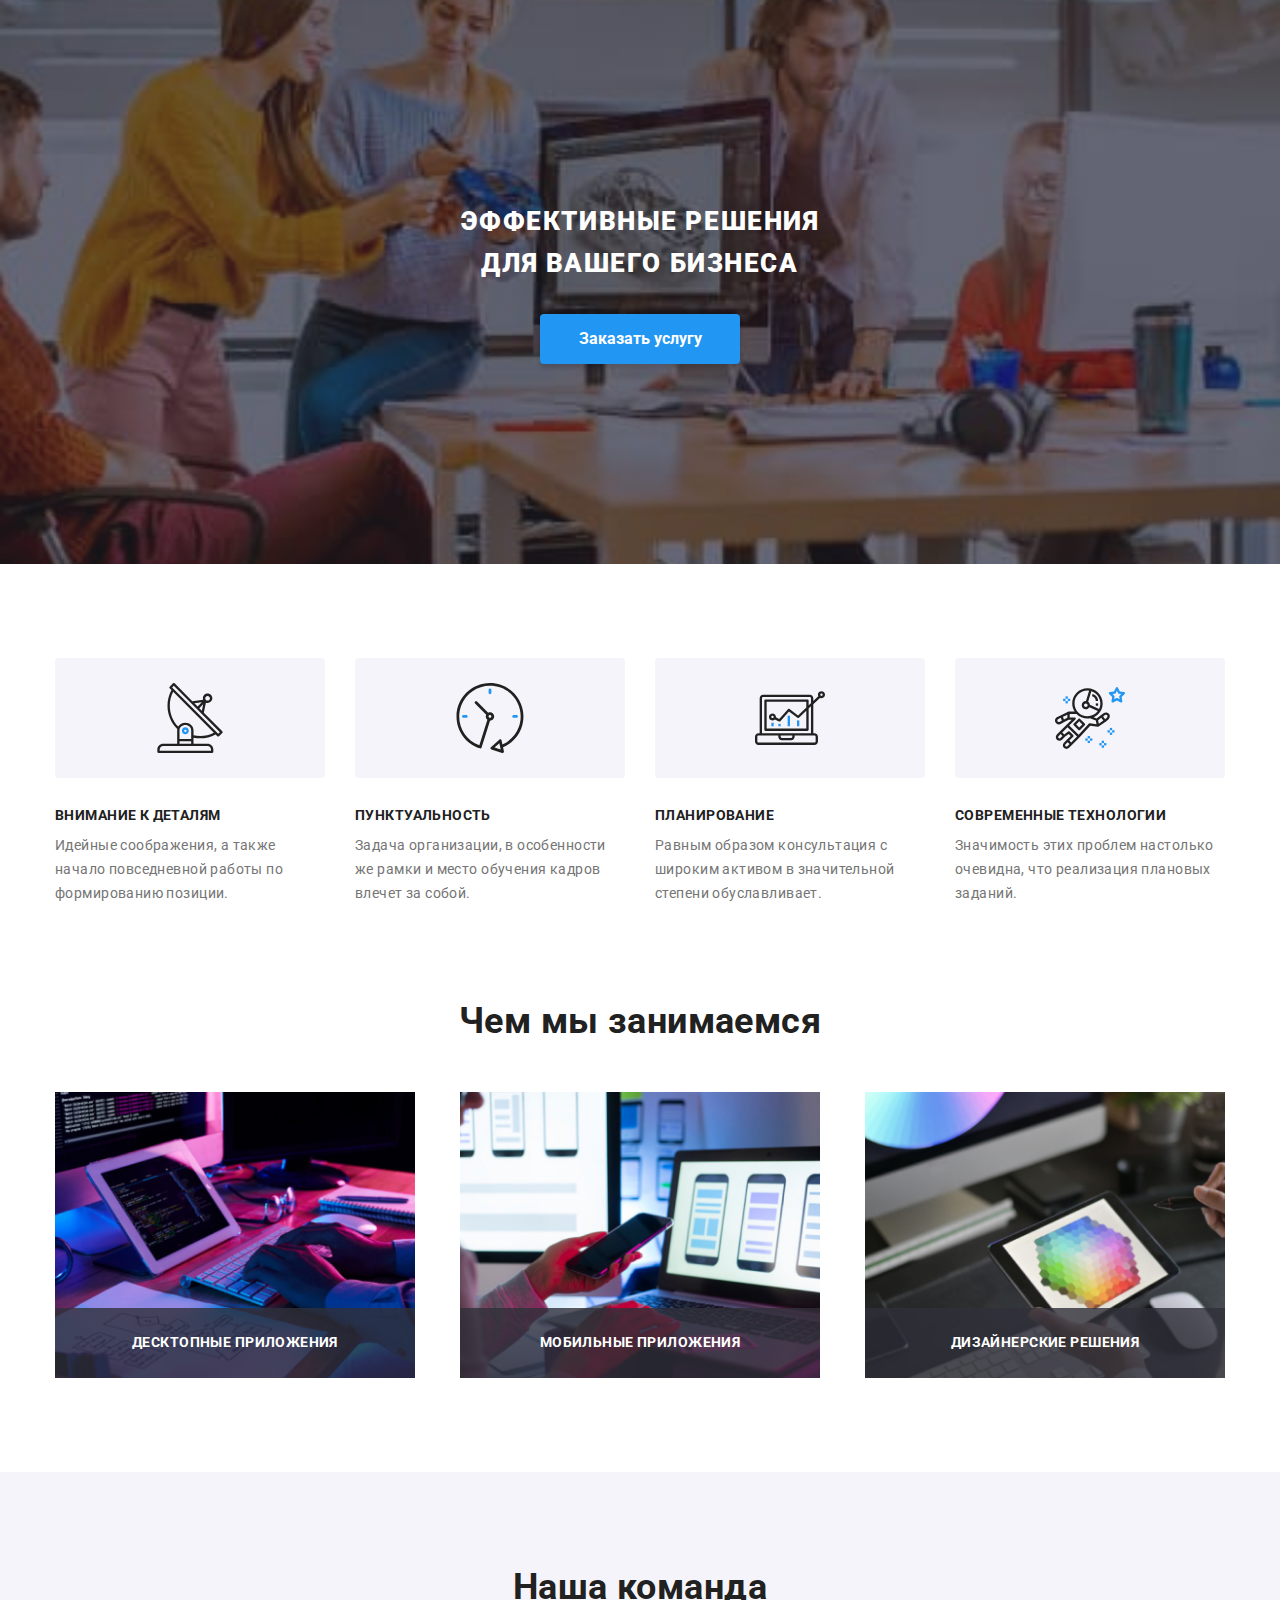
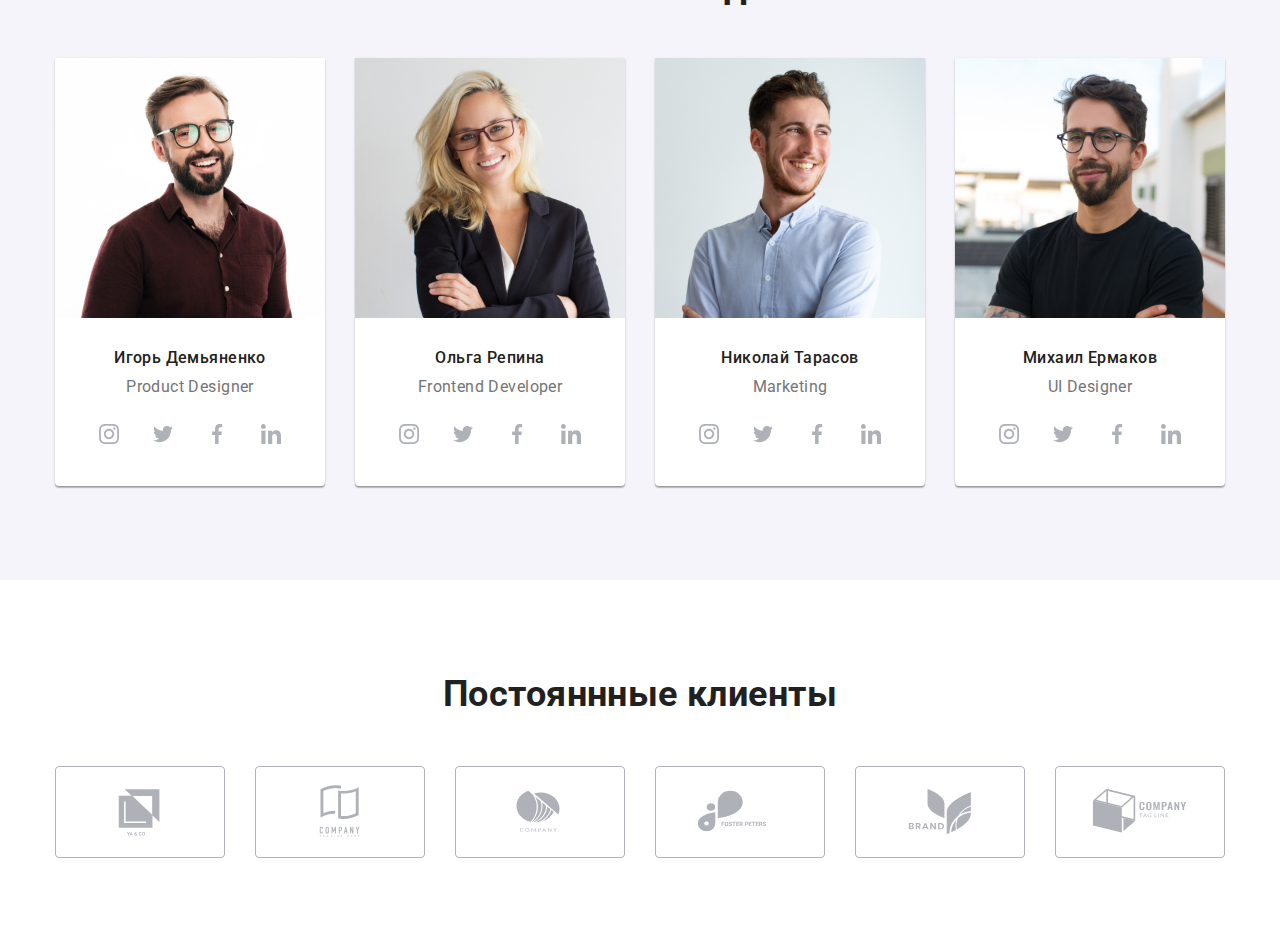
<file: index.html>
<!DOCTYPE html>
<html lang="ru">
<head>
    <meta charset="UTF-8">
    <meta http-equiv="X-UA-Compatible" content="IE=edge">
    <meta name="viewport" content="width=device-width, initial-scale=1.0">
    <title>Document</title>
    <link rel="preconnect" href="https://fonts.googleapis.com">
    <link rel="preconnect" href="https://fonts.gstatic.com" crossorigin>
    <link href="https://fonts.googleapis.com/css2?family=Raleway:wght@700&family=Roboto:wght@400;500;700;900&display=swap"
        rel="stylesheet">
        <link rel="stylesheet" href="https://cdnjs.cloudflare.com/ajax/libs/modern-normalize/1.1.0/modern-normalize.min.css">
        <link rel="stylesheet" href="./CSS/main.min.css">
    
</head>

<body class="body">
    <!-- <header class="header">
        <div class="container">
    <nav class="header__nav-link">
            <a class="header__logo" href="">Web<span class="header__logo-second">Studio</span></a>
            <ul class="header__list">
                <li class="header__item"><a href="./index.html" class="header__link current">Студия</a>
                <li class="header__item"><a href="./portfolio.html" class="header__link">Портфолио</a></li>
                <li class="header__item"><a href="" class="header__link">Контакты</a></li>
            </ul>
    </nav>

        <ul class="header__list">
            <li class="header__icon-list">
                
                <a class="header__tel" href="mailto:info@devstudio.com"> 
                <svg class="header__icon" width="16" height="12">
                    <use href="./images/icons.svg/symbol-defs.svg#icon-envelope-hover"></use>
                </svg>info@devstudio.com</a></li>
            
            <li class="header__icon-list">
                
                <a class="header__tel" href="tel:+380961111111"> 
                <svg class="header__icon" width="10" height="16">
                    <use href="./images/icons.svg/symbol-defs.svg#icon-smartphone"></use>
                </svg>+38 096 111 11 11</a></li>
        </ul>
        </div>
    </header> -->
    
    
    <main>
            <section class="hero section">
                
            <div class="container">
                <h1 class="hero__title">Эффективные решения для вашего бизнеса</h1>
                <button type="button" class="hero__button" data-modal-open>Заказать услугу</button>
            </div>
            </section>
            
            <div class="backdrop is-hidden" data-modal>
                <div class="modal">
                    <button class="modal__btn-close" type="button" data-modal-close>
                        <svg class="modal__icon-close" width="30" height="30">
                            <use href="./images/icons.svg/symbol-defs.svg#icon-close-black"></use>
                        </svg>
                    </button>
                    <b class="modal__title">Оставьте свои данные, мы вам перезвоним</b>
                    <form class="modal__back-contact">
                        <div class="modal__contact-thumb">
                            <label for="name" class="modal__contact-title">Имя</label>
                            <div class="modal__input-wrap">
                            <input type="text" name="name" class="modal__input" id="name" required>
                            <svg class="modal__icon" width="18" height="18">
                                <use href="./images/icons.svg/symbol-defs.svg#icon-person-black"></use>
                            </svg>
                            </div>
                        </div>
                        <div class="modal__contact-thumb">
                            <label for="tel" class="modal__contact-title">Телефон</label>
                            <div class="modal__input-wrap">
                            <input type="tel" name="tel" class="modal__input" id="tel" required>
                            <svg class="modal__icon" width="18" height="18">
                                <use href="./images/icons.svg/symbol-defs.svg#icon-phone-black"></use>
                            </svg>
                            </div>
                        </div>
                        <div class="modal__contact-thumb">
                            <label for="mail" class="modal__contact-title">Почта</label>
                            <div class="modal__input-wrap">
                            <input type="email" name="mail" class="modal__input" id="mail" required>
                            <svg class="modal__icon" width="18" height="18">
                                <use href="./images/icons.svg/symbol-defs.svg#icon-email-black"></use>
                            </svg>
                            </div>
                        </div>
                        <div class="modal__contact-thumb">
                            <label for="coment" class="modal__contact-title">Комментарий</label>
                            <textarea class="modal__text" name="coment" id="coment" placeholder="Введите текст"></textarea>
                        </div>
                        <div class="covenant">
                            <input class="covenant__checkbox visually-hidden" type="checkbox" name="covenant" id="covenant">
                            <label for="covenant" class="covenant__title">
                                <span>
                                    <svg class="covenant__check-icon" width="18" height="18">
                                        <use href="./images/icons.svg/symbol-defs.svg#icon-Vector"></use>
                                    </svg>
                                </span>Соглашаюсь с рассылкой и принимаю
                            <a class="covenant__link" href="">Условия договора</a>
                            </label>
                        </div>
                        <button class="button__submit" type="submit">Отправить</button>
                    </form>
                </div>
            </div>
        
        
        <section class="about section">
            <div class="container">
            <h2 class="about__title visually-hidden">Нашы преимущества</h2>
            <ul class="abaut__list">
                
                <li class="about__item" >
                    <div class="abaut__icons">
                        <svg class="about__icon">
                            <use href="./images/icons.svg/symbol-defs.svg#icon-antenna"></use>
                        </svg>
                    </div>
                    <h3 class="about__title-next">Внимание к деталям</h3>
                    <p class="about__text">Идейные соображения, а также<br>начало повседневной работы по формированию позиции.</p>
                </li>
                
                <li class="about__item">
                    <div class="abaut__icons">
                        <svg class="about__icon">
                            <use href="./images/icons.svg/symbol-defs.svg#icon-clock"></use>
                        </svg>
                    </div>
                    <h3 class="about__title-next">Пунктуальность</h3>
                    <p class="about__text">Задача организации, в особенности<br>же рамки и место обучения кадров<br>влечет за собой.</p>
                </li>
        
                <li class="about__item">
                    <div class="abaut__icons">
                        <svg class="about__icon">
                            <use href="./images/icons.svg/symbol-defs.svg#icon-diagram"></use>
                        </svg>
                    </div>
                    <h3 class="about__title-next">Планирование</h3>
                    <p class="about__text">Равным образом консультация с<br>широким активом в значительной<br>степени обуславливает.</p>
                </li>
        
                <li class="about__item">
                    <div class="abaut__icons">
                        <svg class="about__icon">
                            <use href="./images/icons.svg/symbol-defs.svg#icon-astronaut"></use>
                        </svg>
                    </div>
                    <h3 class="about__title-next">Современные технологии</h3>
                    <p class="about__text">Значимость этих проблем настолько очевидна, что реализация плановых заданий.</p>
                </li>
            </ul>
            </div>
        </section>
        
        <section class="future section">
            <div class="container">
            <h2 class="future__title">Чем мы занимаемся</h2>
            <ul class="future__list">
                <li class="future__item">
                    <div class="future__thumb">
                    <img src="./images/img1.jpg" alt="рис_1" width="370">
                    <p class="future__text">Десктопные приложения</p>
                    </div>
                </li>
                <li class="future__item">
                    <div class="future__thumb">
                    <img src="./images/img2.jpg" alt="рис_2" width="370">
                    <p class="future__text">Мобильные приложения</p>
                    </div>
                </li>
                <li class="future__item">
                    <div class="future__thumb">
                    <img src="./images/img3.jpg" alt="рис_3" width="370">
                    <p class="future__text">Дизайнерские решения</p>
                    </div>
                </li>
            </ul>
            </div>
        </section>
        
        <section class="comand section">
            <div class="container">
            <h2 class="comand__title">Наша команда</h2>
            <ul class="comand__list">
                
                <li class="comand__item">
               <picture>
               <source media="(min-width: 1200px)" srcset="./images/Comand-desktop/desk1_1xN.jpg 1x,
               ./images\Comand-desktop\desk1_2xN.jpg 2x">

                <source media="(min-width: 768px)" srcset="./images/Comand_tab/Com1_tab_1xN.jpg 1x,
                ./images\Comand_tab\Com1_tab_2xN.jpg 2x">
                
                <source media="(min-width: 480px)" srcset="./images/Comand_mob/mob1_1xN.jpg 1x,
                ./images\Comand_mob\mob1_2xN.jpg 2x">
                </picture>
                
                <img src="./images/img4.jpg" alt="команда" width="270">
                <h3 class="comand__title-next">Игорь Демьяненко</h3>
                <p class="comand__text" lang="en">Product Designer</p>
                <ul class="comand__soc-list">
                    <li class="comand__soc-item"><a class="comand__soc-link" href="">
                            <svg class="comand__soc-icon" width="20" height="20">
                                <use href="./images/icons.svg/symbol-defs.svg#icon-instagram"></use>
                            </svg>
                        </a></li>
                    <li class="comand__soc-item"><a class="comand__soc-link" href="">
                            <svg class="comand__soc-icon" width="20" height="20">
                                <use href="./images/icons.svg/symbol-defs.svg#icon-twitter"></use>
                            </svg>
                        </a></li>
                    <li class="comand__soc-item"><a class="comand__soc-link" href="">
                            <svg class="comand__soc-icon" width="20" height="20">
                                <use href="./images/icons.svg/symbol-defs.svg#icon-facebook"></use>
                            </svg>
                        </a></li>
                    <li class="comand__soc-item"><a class="comand__soc-link" href="">
                            <svg class="comand__soc-icon" width="20" height="20">
                                <use href="./images/icons.svg/symbol-defs.svg#icon-linkedin"></use>
                            </svg>
                        </a></li>
                </ul>
                </li>
            
                <li class="comand__item">
                    <picture>
                        <source media="(min-width: 1200px)" srcset="./images/Comand-desktop/desk2_1xN.jpg 1x,
                        ./images\Comand-desktop\desk2_2xN.jpg 2x">
                    </picture>
                    <picture>
                        <source media="(min-width: 768px)" srcset="./images/Comand_tab/Com2_tab2_1xN.jpg 1x,
                        ./images\Comand_tab\Com2_tab2_2xN.jpg 2x">
                    </picture>
                    <picture>
                        <source media="(min-width: 480px)" srcset="./images/Comand_mob/Mob2_1xN.jpg 1x,
                        ./images\Comand_mob\Mob2@2xN.jpg 2x">
                    </picture>
                <img src="./images/img5.jpg" alt="команда" width="270">
                <h3 class="comand__title-next">Ольга Репина</h3>
                <p class="comand__text" lang="en">Frontend Developer</p>
                <ul class="comand__soc-list">
                    <li class="comand__soc-item"><a class="comand__soc-link" href="">
                        <svg class="comand__soc-icon" width="20" height="20">
                            <use href="./images/icons.svg/symbol-defs.svg#icon-instagram"></use>
                        </svg>
                    </a></li>
                    <li class="comand__soc-item"><a class="comand__soc-link" href="">
                        <svg class="comand__soc-icon" width="20" height="20">
                            <use href="./images/icons.svg/symbol-defs.svg#icon-twitter"></use>
                        </svg>
                    </a></li>
                    <li class="comand__soc-item"><a class="comand__soc-link" href="">
                        <svg class="comand__soc-icon" width="20" height="20">
                            <use href="./images/icons.svg/symbol-defs.svg#icon-facebook"></use>
                        </svg>
                    </a></li>
                    <li class="comand__soc-item"><a class="comand__soc-link" href="">
                        <svg class="comand__soc-icon" width="20" height="20">
                            <use href="./images/icons.svg/symbol-defs.svg#icon-linkedin"></use>
                        </svg>
                    </a></li>
                </ul>
                </li>
            
                <li class="comand__item">
                    <picture>
                        <source media="(min-width: 1200px)" srcset="./images/Comand-desktop/desk3_1xN.jpg 1x,
                        ./images\Comand-desktop\desk3_2xN.jpg 2x">
                    </picture>
                    <picture>
                        <source media="(min-width: 768px)" srcset="./images/Comand_tab/Com3_tab3_1xN.jpg 1x,
                        ./images\Comand_tab\Com3_tab3_2xN.jpg">
                    </picture>
                    <picture>
                        <source media="(min-width: 480px)" srcset="./images/Comand_mob/mob3_1xN.jpg 1x,
                        ./images\Comand_mob\mob3_2xN.jpg 2x">
                    </picture>
                <img src="./images/img6.jpg" alt="команда" width="270">
                <h3 class="comand__title-next">Николай Тарасов</h3>
                <p class="comand__text" lang="en">Marketing</p>
                <ul class="comand__soc-list">
                    <li class="comand__soc-item"><a class="comand__soc-link" href="">
                            <svg class="comand__soc-icon" width="20" height="20">
                                <use href="./images/icons.svg/symbol-defs.svg#icon-instagram"></use>
                            </svg>
                        </a></li>
                    <li class="comand__soc-item"><a class="comand__soc-link" href="">
                            <svg class="comand__soc-icon" width="20" height="20">
                                <use href="./images/icons.svg/symbol-defs.svg#icon-twitter"></use>
                            </svg>
                        </a></li>
                    <li class="comand__soc-item"><a class="comand__soc-link" href="">
                            <svg class="comand__soc-icon" width="20" height="20">
                                <use href="./images/icons.svg/symbol-defs.svg#icon-facebook"></use>
                            </svg>
                        </a></li>
                    <li class="comand__soc-item"><a class="comand__soc-link" href="">
                            <svg class="comand__soc-icon" width="20" height="20">
                                <use href="./images/icons.svg/symbol-defs.svg#icon-linkedin"></use>
                            </svg>
                        </a></li>
                </ul>
                </li>
            
                <li class="comand__item">
                    <picture>
                        <source media="(min-width: 1200px)" srcset="./images/Comand-desktop/desk4_1xN.jpg 1x,
                        ./images\Comand-desktop\desk4_2xN.jpg 2x">
                    </picture>
                    <picture>
                        <source media="(min-width: 768px)" srcset="./images/Comand_tab/Com4_tab4_1xN.jpg 1x,
                        ./images\Comand_tab\Com4_tab4_2xN.jpg 2x">
                    </picture>
                    <picture>
                        <source media="(min-width: 480px)" srcset="./images/Comand_mob/mob4_1xN.jpg 1x,
                        ./images\Comand_mob\mob4@2xN.jpg">
                    </picture>
                <img src="./images/img7.jpg" alt="команда" width="270">
                <h3 class="comand__title-next">Михаил Ермаков</h3>
                <p class="comand__text" lang="en">UI Designer</p>
                <ul class="comand__soc-list">
                    <li class="comand__soc-item"><a class="comand__soc-link" href="">
                            <svg class="comand__soc-icon" width="20" height="20">
                                <use href="./images/icons.svg/symbol-defs.svg#icon-instagram"></use>
                            </svg>
                        </a></li>
                    <li class="comand__soc-item"><a class="comand__soc-link" href="">
                            <svg class="comand__soc-icon" width="20" height="20">
                                <use href="./images/icons.svg/symbol-defs.svg#icon-twitter"></use>
                            </svg>
                        </a></li>
                    <li class="comand__soc-item"><a class="comand__soc-link" href="">
                            <svg class="comand__soc-icon" width="20" height="20">
                                <use href="./images/icons.svg/symbol-defs.svg#icon-facebook"></use>
                            </svg>
                        </a></li>
                    <li class="comand__soc-item"><a class="comand__soc-link" href="">
                            <svg class="comand__soc-icon" width="20" height="20">
                                <use href="./images/icons.svg/symbol-defs.svg#icon-linkedin"></use>
                            </svg>
                        </a></li>
                </ul>
                </li>
            </ul>
            </div>
        </section>

        <section class="clients section">
            <div class="container">
               <h2 class="clients__title">Постояннные клиенты</h2>
               <ul class="clients__list">
                   <li class="clients__list-item">
                       <a class="clients__link" href="">
                           <svg class="clients__icon" width="106" height="60">
                               <use href="./images/icons.svg/symbol-defs.svg#icon-Logo"></use>
                           </svg>
                       </a>
                   </li>
                   <li class="clients__list-item">
                       <a class="clients__link" href="">
                           <svg class="clients__icon" width="106" height="60">
                               <use href="./images/icons.svg/symbol-defs.svg#icon-Logo-1"></use>
                           </svg>
                       </a>
                   </li>
                    <li class="clients__list-item">
                        <a class="clients__link" href="">
                            <svg class="clients__icon" width="106" height="60">
                                <use href="./images/icons.svg/symbol-defs.svg#icon-Logo-2"></use>
                            </svg>
                        </a>
                    </li>
                    <li class="clients__list-item">
                        <a class="clients__link" href="">
                            <svg class="clients__icon" width="106" height="60">
                                <use href="./images/icons.svg/symbol-defs.svg#icon-Logo-3"></use>
                            </svg>
                        </a>
                    </li>
                    <li class="clients__list-item">
                        <a class="clients__link" href="">
                            <svg class="clients__icon" width="106" height="60">
                                <use href="./images/icons.svg/symbol-defs.svg#icon-Logo-4"></use>
                            </svg>
                        </a>
                    </li>
                <li class="clients__list-item">
                    <a class="clients__link" href="">
                        <svg class="clients__icon" width="106" height="60">
                            <use href="./images/icons.svg/symbol-defs.svg#icon-Logo-5"></use>
                        </svg>
                    </a>
                </li>
               </ul>
            </div>
        </section>
    </main>

    <!-- <footer class="footer">
        <div class="container">
            <div class="footer__block-addres">
        <a class="footer__logo" href="">Web<span class="footer__logo-studia">Studio</span></a>
        <address class="footer__address">
            <ul class="footer__list">
                <li class="footer__item"><a href="https://goo.gl/maps/j93fLEUZZpS2GddB9" class="footer__link-address">г. Киев, пр-т Леси Украинки, 26</a></li>
                <li class="footer__item"><a href="mailto:info@devstudio.com" class="footer__link">
                    info@devstudio.com</a></li>
                <li class="footer__item"><a href="tel:+380961111111" class="footer__link">
                    +38 096 111 11 11</a></li>
            </ul>
        </address>
            </div>
        <div class="foot__join">
            <p class="foot__join-title">Присоединяйтесь</p>
            <ul class="foot__join-list">
                <li class="foot__join-item">
                    <a class="foot__join-link" href="">
                        <svg class="foot__join-icon" width="20" height="20">
                            <use href="./images/icons.svg/symbol-defs.svg#icon-instagram"></use>
                        </svg>
                    </a>
                </li>
                <li class="foot__join-item">
                    <a class="foot__join-link" href="">
                        <svg class="foot__join-icon" width="20" height="20">
                            <use href="./images/icons.svg/symbol-defs.svg#icon-twitter"></use>
                        </svg>
                    </a>
                </li>
                <li class="foot__join-item">
                    <a class="foot__join-link" href="">
                        <svg class="foot__join-icon" width="20" height="20">
                            <use href="./images/icons.svg/symbol-defs.svg#icon-facebook"></use>
                        </svg>
                    </a>
                </li>
                <li class="foot__join-item">
                    <a class="foot__join-link" href="">
                        <svg class="foot__join-icon" width="20" height="20">
                            <use href="./images/icons.svg/symbol-defs.svg#icon-linkedin"></use>
                        </svg>
                    </a>
                </li>
            </ul>
        </div>
        <div class="foot__subscribe">
            <b class="foot__subscribe-title">Подпишитесь на рассылку</b>
            <form>
                <div class="foot__subscribe-form">
                <label for="email" class="foot__subscribe-form-mail"></label>
                <input class="foot__subscribe-input-mail" type="email" name="mail" id="email" placeholder="E-mail">
                
                <button class="foot__subscribe-button" type="submit">Подписаться
                    <svg class="foot__subscribe-button-icon" width="24" height="24">
                        <use href="./images/icons.svg/symbol-defs.svg#icon-icon-send"></use>
                    </svg>
                </button>
                </div>
            </form>
        </div>
        </div>
    </footer> -->
    <script src="./JS/modal.js"></script>
</body>
</html>
</file>
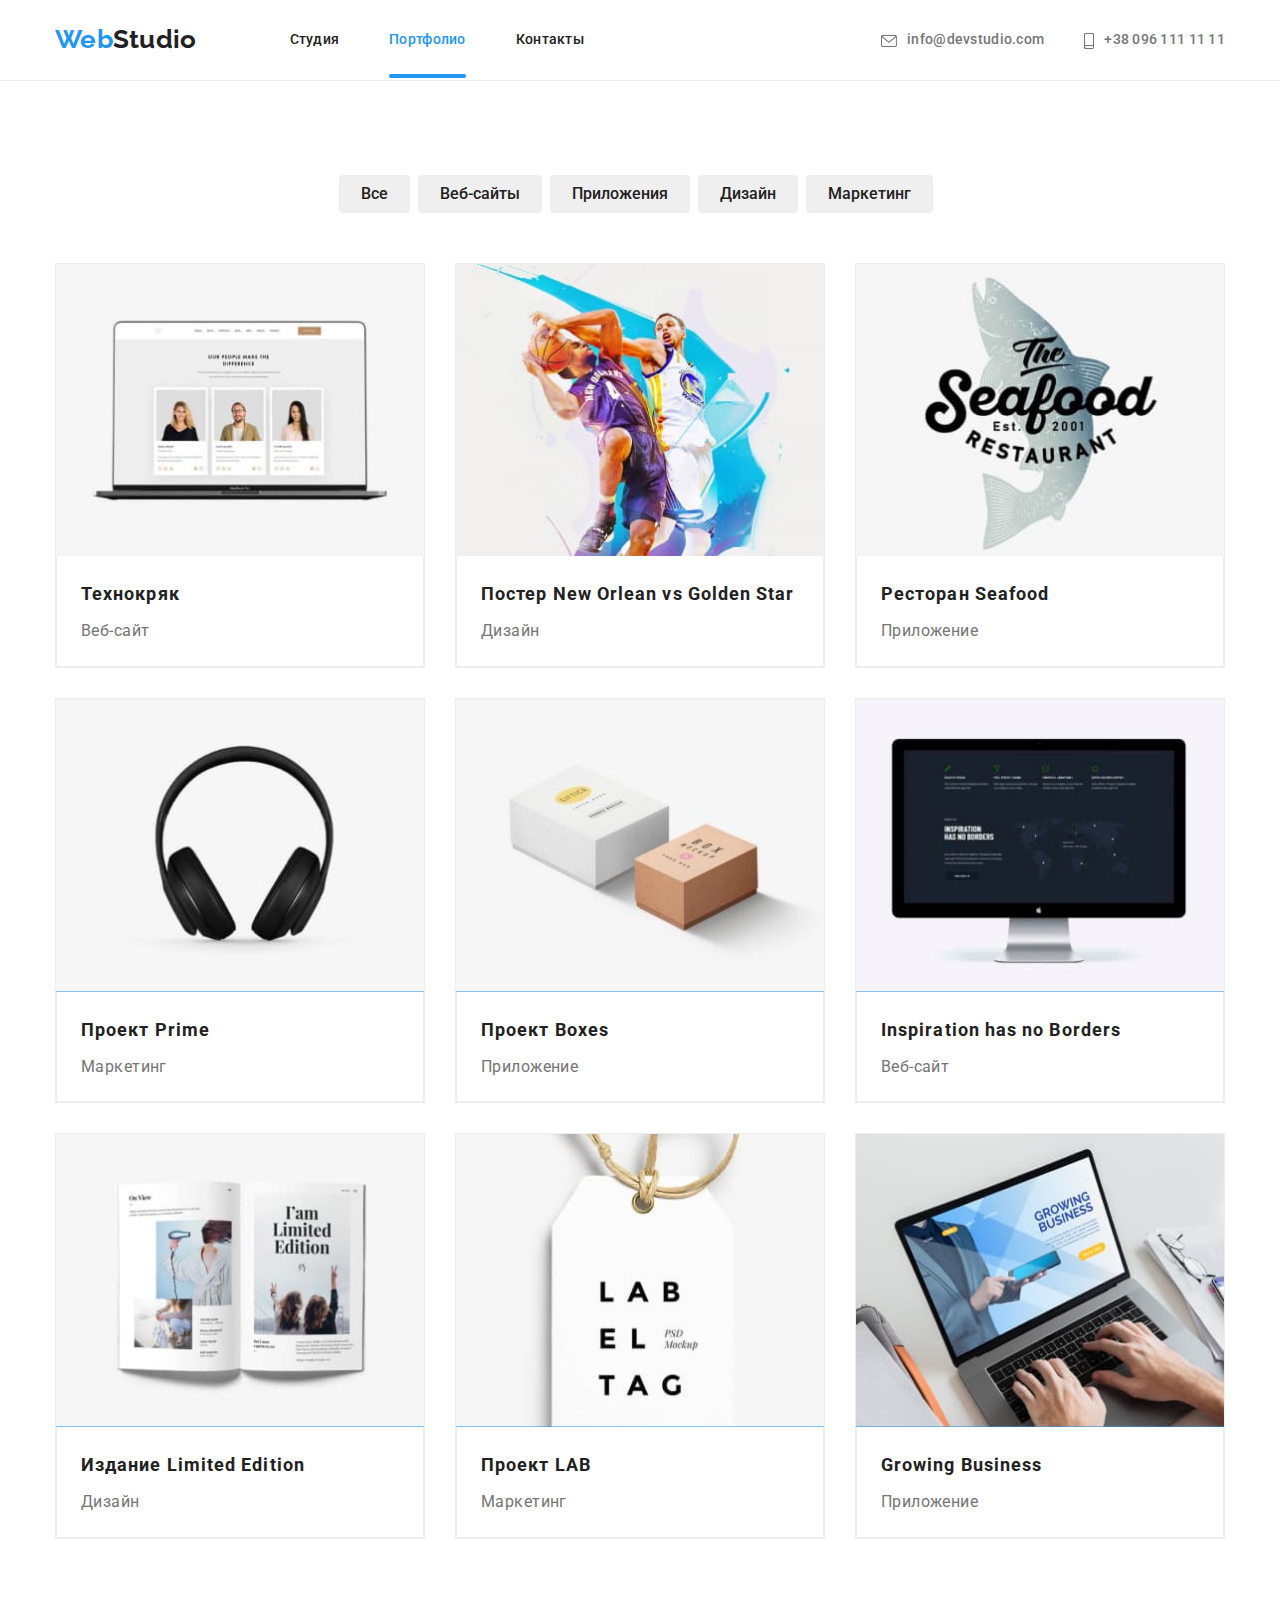
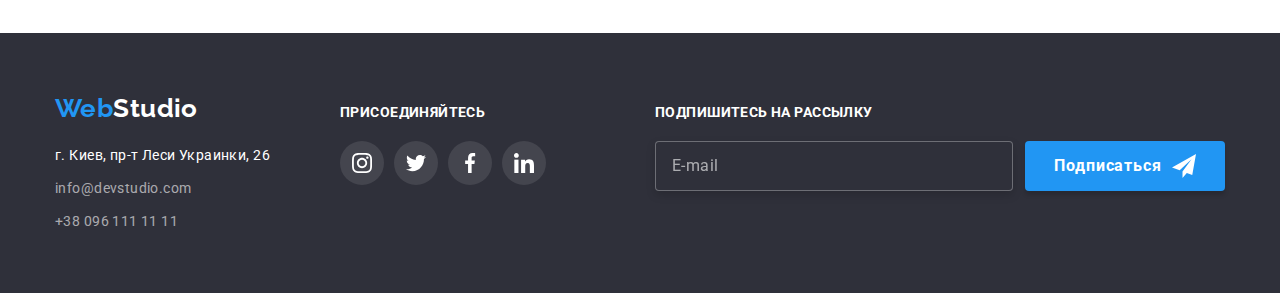
<file: portfolio.html>
<!DOCTYPE html>
<html lang="ru">
<head>
    <meta charset="UTF-8">
    <meta http-equiv="X-UA-Compatible" content="IE=edge">
    <meta name="viewport" content="width=device-width, initial-scale=1.0">
    <title>Document</title>
    <link rel="preconnect" href="https://fonts.googleapis.com">
    <link rel="preconnect" href="https://fonts.gstatic.com" crossorigin>
    <link href="https://fonts.googleapis.com/css2?family=Raleway:wght@700&family=Roboto:wght@400;500;700;900&display=swap"
        rel="stylesheet">
        <link rel="stylesheet" href="https://cdnjs.cloudflare.com/ajax/libs/modern-normalize/1.1.0/modern-normalize.min.css">
        <link rel="stylesheet" href="./CSS/main.min.css">
</head>
<body class="body">
    <header class="header">
        <div class="container">
        <nav class="header__nav-link">
            <a class="header__logo" href="">Web<span class="header__logo-second">Studio</span></a>
            <ul class="header__list">
                <li class="header__item"><a href="./index.html" class="header__link">Студия</a>
                <li class="header__item"><a href="./portfolio.html" class="header__link current">Портфолио</a></li>
                <li class="header__item"><a href="" class="header__link">Контакты</a></li>
            </ul>
        </nav>
        
        <ul class="header__list">
            <li class="header__icon-list">
        
                <a class="header__tel" href="mailto:info@devstudio.com">
                    <svg class="header__icon" width="16" height="12">
                        <use href="./images/icons.svg/symbol-defs.svg#icon-envelope-hover"></use>
                    </svg>info@devstudio.com</a>
            </li>
        
            <li class="header__icon-list">
        
                <a class="header__tel" href="tel:+380961111111">
                    <svg class="header__icon" width="10" height="16">
                        <use href="./images/icons.svg/symbol-defs.svg#icon-smartphone"></use>
                    </svg>+38 096 111 11 11</a>
            </li>
        </ul>
        </div>
        </header>
    <main>
        <section class="portfolio section">
            <div class="container">
            <h1 class="portfolio__title visually-hidden">Портфолио</h1>
            <ul class="portfolio__list">
                <li><button type="button" class="portfolio__list-button">Все</button></li>
                <li><button type="button" class="portfolio__list-button">Веб-сайты</button></li>
                <li><button type="button" class="portfolio__list-button">Приложения</button></li>
                <li><button type="button" class="portfolio__list-button">Дизайн</button></li>
                <li><button type="button" class="portfolio__list-button">Маркетинг</button></li>
            </ul>
            
            <ul class="work__list">
            <li class="work__list-item">
                <a class="work__link" href="">
                    <div class="work__thumb-exsposition">
                        <img src="./images/Tehnokrjak.jpg" alt="ноутбук" width="370">
                        <p class="work__text-exposition">Ресурс предлагает комплексные предложения с разным уровнем 
                        функционала и сервисов. Все это позволит посетителю получить
                        исчерпывающие сведения о компании или частном лице.</p>
                    </div>
                    <div class="work__text-card">
                    <h2 class="work__title">Технокряк</h2>
                    <p class="work__text">Веб-сайт</p>
                </div>
                </a>
            </li>
                
            <li class="work__list-item">
                    <a class="work__link" href="">
                        <div class="work__thumb-exsposition">
                        <img src="./images/New_Orlean.jpg" alt="постер" width="370">
                        <p class="work__text-exposition">Lorem ipsum, dolor sit amet consectetur adipisicing elit. 
                        Dolor dolorum enim fuga aperiam vero excepturi ratione, accusamus reiciendis quo earum.</p>
                        </div>
                <div class="work__text-card">
                    <h2 class="work__title">Постер New Orlean vs Golden Star</h2>
                    <p class="work__text">Дизайн</p>
                </div>
                </a>
            </li>
                    
            <li class="work__list-item">
                    <a class="work__link" href="">
                        <div class="work__thumb-exsposition">
                        <img src="./images/Restoran.jpg" alt="ресторан" width="370">
                        <p class="work__text-exposition">Lorem ipsum, dolor sit amet consectetur adipisicing elit.
                        Dolor dolorum enim fuga aperiam vero excepturi ratione, accusamus reiciendis quo earum.</p>
                        </div>
                <div class="work__text-card">
                    <h2 class="work__title">Ресторан Seafood</h2>
                    <p class="work__text">Приложение</p>
                </div>
                </a>
            </li>
                 
            <li class="work__list-item">
                    <a class="work__link" href="">
                        <div class="work__thumb-exsposition">
                        <img src="./images/Project_Prime.jpg" alt="наушники" width="370">
                        <p class="work__text-exposition">Lorem ipsum, dolor sit amet consectetur adipisicing elit.
                        Dolor dolorum enim fuga aperiam vero excepturi ratione, accusamus reiciendis quo earum.</p>
                        </div>
                <div class="work__text-card">
                    <h2 class="work__title">Проект Prime</h2>
                    <p class="work__text">Маркетинг</p>
                </div>
                </a>
            </li>
                 
            <li class="work__list-item">
                    <a class="work__link" href="">
                        <div class="work__thumb-exsposition">
                        <img src="./images/Boxes.jpg" alt="коробки" width="370">
                        <p class="work__text-exposition">Lorem ipsum, dolor sit amet consectetur adipisicing elit.
                        Dolor dolorum enim fuga aperiam vero excepturi ratione, accusamus reiciendis quo earum.</p>
                        </div>
                <div class="work__text-card">
                    <h2 class="work__title">Проект Boxes</h2>
                    <p class="work__text">Приложение</p>
                </div>
                </a>
            </li>
                  
            <li class="work__list-item">
                    <a class="work__link" href="">
                        <div class="work__thumb-exsposition">
                        <img src="./images/Inspiration.jpg" alt="мониттор" width="370">
                        <p class="work__text-exposition">Lorem ipsum, dolor sit amet consectetur adipisicing elit.
                        Dolor dolorum enim fuga aperiam vero excepturi ratione, accusamus reiciendis quo earum.</p>
                        </div>
                <div class="work__text-card">
                    <h2 class="work__title">Inspiration has no Borders</h2>
                    <p class="work__text">Веб-сайт</p>
                </div>
                </a>
            </li>
                  
            <li class="work__list-item">
                    <a class="work__link" href="">
                        <div class="work__thumb-exsposition">
                        <img src="./images/Limited_Edition.jpg" alt="книга" width="370">
                        <p class="work__text-exposition">Lorem ipsum, dolor sit amet consectetur adipisicing elit.
                        Dolor dolorum enim fuga aperiam vero excepturi ratione, accusamus reiciendis quo earum.</p>
                        </div>
                <div class="work__text-card">
                    <h2 class="work__title">Издание Limited Edition</h2>
                    <p class="work__text">Дизайн</p>
                </div>
                </a>
            </li>
                 
            <li class="work__list-item">
                    <a class="work__link" href="">
                        <div class="work__thumb-exsposition">
                        <img src="./images/Project_Lab.jpg" alt="брелок" width="370">
                        <p class="work__text-exposition">Lorem ipsum, dolor sit amet consectetur adipisicing elit.
                        Dolor dolorum enim fuga aperiam vero excepturi ratione, accusamus reiciendis quo earum.</p>
                        </div>
                <div class="work__text-card">
                    <h2 class="work__title">Проект LAB</h2>
                    <p class="work__text">Маркетинг</p>
                </div>
                </a>
            </li>
                
            <li class="work__list-item">
                    <a class="work__link" href="">
                        <div class="work__thumb-exsposition">
                        <img src="./images/Business.jpg" alt="работает на ноутбуке" width="370">
                        <p class="work__text-exposition">Lorem ipsum, dolor sit amet consectetur adipisicing elit.
                        Dolor dolorum enim fuga aperiam vero excepturi ratione, accusamus reiciendis quo earum.</p>
                        </div>
                <div class="work__text-card">
                    <h2 class="work__title">Growing Business</h2>
                    <p class="work__text">Приложение</p>
                </div>
                </a>
            </li>
            </ul>
            </div>
        </section>
    </main>
    
    <footer class="footer">
        <div class="container">
            <div class="footer__block-addres">
                <a class="footer__logo" href="">Web<span class="footer__logo-studia">Studio</span></a>
                <address class="footer__address">
                    <ul class="footer__list">
                        <li class="footer__item"><a href="https://goo.gl/maps/j93fLEUZZpS2GddB9" class="footer__link-address">г.
                                Киев, пр-т Леси Украинки, 26</a></li>
                        <li class="footer__item"><a href="mailto:info@devstudio.com" class="footer__link">
                                info@devstudio.com</a></li>
                        <li class="footer__item"><a href="tel:+380961111111" class="footer__link">
                                +38 096 111 11 11</a></li>
                    </ul>
                </address>
            </div>
            <div class="foot__join">
                <p class="foot__join-title">Присоединяйтесь</p>
                <ul class="foot__join-list">
                    <li class="foot__join-item">
                        <a class="foot__join-link" href="">
                            <svg class="foot__join-icon" width="20" height="20">
                                <use href="./images/icons.svg/symbol-defs.svg#icon-instagram"></use>
                            </svg>
                        </a>
                    </li>
                    <li class="foot__join-item">
                        <a class="foot__join-link" href="">
                            <svg class="foot__join-icon" width="20" height="20">
                                <use href="./images/icons.svg/symbol-defs.svg#icon-twitter"></use>
                            </svg>
                        </a>
                    </li>
                    <li class="foot__join-item">
                        <a class="foot__join-link" href="">
                            <svg class="foot__join-icon" width="20" height="20">
                                <use href="./images/icons.svg/symbol-defs.svg#icon-facebook"></use>
                            </svg>
                        </a>
                    </li>
                    <li class="foot__join-item">
                        <a class="foot__join-link" href="">
                            <svg class="foot__join-icon" width="20" height="20">
                                <use href="./images/icons.svg/symbol-defs.svg#icon-linkedin"></use>
                            </svg>
                        </a>
                    </li>
                </ul>
            </div>
            <div class="foot__subscribe">
                <b class="foot__subscribe-title">Подпишитесь на рассылку</b>
                <form>
                    <div class="foot__subscribe-form">
                        <label for="email" class="foot__subscribe-form-mail"></label>
                        <input class="foot__subscribe-input-mail" type="email" name="mail" id="email" placeholder="E-mail">
            
                        <button class="foot__subscribe-button" type="submit">Подписаться
                            <svg class="foot__subscribe-button-icon" width="24" height="24">
                                <use href="./images/icons.svg/symbol-defs.svg#icon-icon-send"></use>
                            </svg>
                        </button>
                    </div>
                </form>
            </div>
            </div>
            </footer>

    
    
</body>
</html>
</file>
<file: CSS/main.min.css>
:root{--portfolio-button: #212121;--background-color-comand: #F5F4FA;--background-heder: #FFFFFF;--logo: #2196F3;--logo-second: #212121;--header-nav-link: #2196F3;--header-item: #212121;--header-link: #212121;--header-tel: #757575;--hero-background-color: #2F303A;--hero-title: #FFFFFF;--background-future-work-about-portfolio: #E5E5E5;--footer-backgr: #2F303A;--footer-logo-studia: #FFFFFF;--footer-link: rgba(255, 255, 255, 0.6);--address: #FFFFFF;--current: #2196F3;--primary-text-color: #212121;--secondary-text-color: #757575;--button-begr-color: #2196F3;--clients-primary-color: #AFB1B8;--transition-cubic: cubic-bezier(0.4, 0, 0.2, 1)}.body{font-family:"Roboto",sans-serif;font-size:14px;letter-spacing:.03em}p,ul,h1,h2,h3,h4,h5,h6{margin-top:0;margin-bottom:0}ul{list-style:none;margin:0;padding:0}img{display:block;max-width:100%;height:auto;width:100%}.section{padding-top:94px;padding-bottom:94px}.container{width:100%;margin:0 auto;padding-left:15px;padding-right:15px}@media screen and (min-width: 480px){.container{width:480px}}@media screen and (min-width: 768px){.container{width:768px}}@media screen and (min-width: 1200px){.container{width:1200px}}.visually-hidden{position:absolute;width:1px;height:1px;margin:-1px;border:0;padding:0;white-space:nowrap;clip-path:inset(100%);clip:rect(0 0 0 0);overflow:hidden}.backdrop.is-hidden{opacity:0;pointer-events:none}.backdrop.is-hidden .modal{transform:scale(1.2) translate(-50%, -50%)}.backdrop{position:fixed;top:0;left:0;width:100%;height:100%;background:rgba(0,0,0,.2);z-index:2;opacity:1;transition:opacity 250ms var(--transition-cubic)}.modal{position:absolute;min-width:528px;min-height:581px;padding:40px;left:50%;top:50%;transform:translate(-50%, -50%) scale(0.9);background:#fff;transition:transform 250ms var(--transition-cubic)}.modal__title{font-size:20px;font-weight:700;line-height:1.15;display:inline-block;margin-bottom:12px;text-align:center;color:#212121}.modal__back-contact{display:block;top:0}.modal__contact-thumb{margin-bottom:10px}.modal__contact-title{font-size:12px;line-height:1.17;position:relative;display:block;letter-spacing:.01em;margin-bottom:4px;color:#757575}.modal__input{width:100%;height:40px;border:1px solid rgba(33,33,33,.2);border-radius:4px;padding-left:40px;outline:none;transition:border 250ms var(--transition-cubic)}.modal__input:focus{border:1px solid #2196f3}.modal__input:focus:focus+.modal__icon{fill:#2196f3}.modal__input::placeholder{font-size:12px;line-height:1.17;letter-spacing:.01em;color:rgba(117,117,117,.5)}.modal__input-wrap{position:relative}.modal__icon{position:absolute;left:12px;top:50%;transform:translateY(-50%);transition:fill 250ms var(--transition-cubic)}.modal__text{padding:12px 16px;width:100%;height:120px;border:1px solid rgba(33,33,33,.2);border-radius:4px;resize:none;outline:none;transition:border 250ms var(--transition-cubic)}.modal__text:focus{border:1px solid #2196f3}.covenant__link{color:#2196f3;margin-left:4px}.covenant__title{display:flex;justify-content:center}.covenant__title span{width:16px;height:15px;border:2px solid #212121;border-radius:2px;margin-right:7px;display:flex;align-items:center;transition:background-color 250ms var(--transition-cubic)}.covenant__check-icon{fill:rgba(0,0,0,0)}.covenant__checkbox:checked+.covenant__title span{background-color:#2196f3;border:none}.covenant__checkbox:checked+.covenant__title .covenant__check-icon{fill:#fff}.covenant__title{font-size:14px;line-height:1.71;display:flex;margin-bottom:30px;align-items:center;color:#757575}.button__submit{font-size:16px;font-weight:700;line-height:1.87;display:block;margin-right:auto;margin-left:auto;cursor:pointer;width:200px;height:50px;align-items:center;justify-content:center;text-align:center;letter-spacing:.06em;box-shadow:0px 4px 4px rgba(0,0,0,.15);border-radius:4px;border-color:rgba(0,0,0,0);color:#fff;background-color:#2196f3;transition:background-color 250ms var(--transition-cubic)}.modal__btn-close{position:absolute;top:8px;right:8px;width:30px;height:30px;display:flex;align-items:center;justify-content:center;border-radius:50%;border:1px solid rgba(0,0,0,.1);cursor:pointer;background-color:#fff}.modal__icon-close{position:absolute;width:18px;height:18px;transition:fill 250ms var(--transition-cubic)}.modal__icon-close:hover,.modal__icon-close:focus{fill:#2196f3}.header{border-bottom:1px solid #ececec}.header__logo{font-size:26px;font-weight:700;line-height:1.19;padding-top:24px;padding-bottom:25px;margin-right:93px;text-decoration:none;font-family:"Raleway",sans-serif;color:var(--logo)}.header__logo-second{color:var(--logo-second)}.header__nav-link{font-size:14px;font-weight:500;line-height:1.14;display:flex;letter-spacing:.02em;color:var(--header-nav-link)}.header .container{display:flex}.header__list{display:flex;align-items:center;margin-left:auto;list-style-type:none}.header__item:not(:first-child){margin-left:50px}.header__item{font-size:14px;font-weight:500;line-height:1.14;list-style:none;letter-spacing:.02em;color:var(--header-item)}.header__icon{margin-left:30px;align-items:center;vertical-align:middle;margin-right:10px;fill:currentColor}.header__icon:hover .header__icon:focus{fill:#2196f3}.header__link{position:relative}.current::after{content:"";position:absolute;left:0;bottom:1px;width:100%;height:4px;border-radius:2px;background-color:#2196f3}.header__link{font-size:14px;font-weight:500;line-height:1.14;padding:32px 0;align-items:center;text-decoration:none;letter-spacing:.02em;color:var(--header-link);transition:color 250ms var(--transition-cubic)}.current{color:var(--current)}.header__link:hover,.header__link:focus,.header__tel:hover,.header__tel:focus{color:#2196f3}.header__tel{font-size:14px;font-weight:500;line-height:1.14;padding:32px 0;margin-left:10px;text-decoration:none;list-style:none;letter-spacing:.02em;color:var(--header-tel);transition:color 250ms var(--transition-cubic)}.hero{max-width:1600px;margin:0 auto;text-align:center;padding-top:200px;padding-bottom:200px;background:var(--hero-background-color);background-image:linear-gradient(rgba(47, 48, 58, 0.4), rgba(47, 48, 58, 0.4)),url(../../images/Hero\ back\ \(New\).jpg);background-repeat:no-repeat;background-position:center;background-size:cover}@media(min-device-pixel-ratio: 2),(min-resolution: 192dpi),(min-resolution: 2dppx){.hero{background-image:linear-gradient(rgba(47, 48, 58, 0.4), rgba(47, 48, 58, 0.4)),url(../../images/Hero\ back\ 2x\ \(N\).jpg)}}@media screen and (min-width: 768px){.hero{display:flex;flex-wrap:wrap;justify-content:space-between;background-image:linear-gradient(rgba(47, 48, 58, 0.4), rgba(47, 48, 58, 0.4)),url(../../images/Hero-tab\ \(New\).jpg)}}@media screen and (min-width: 768px)and (min-device-pixel-ratio: 2),screen and (min-width: 768px)and (min-resolution: 192dpi),screen and (min-width: 768px)and (min-resolution: 2dppx){.hero{background-image:linear-gradient(rgba(47, 48, 58, 0.4), rgba(47, 48, 58, 0.4)),url(../../images/Hero-tab\ 2x\ \(N\).jpg)}}@media screen and (min-width: 480px){.hero{display:flex;flex-wrap:wrap;justify-content:space-between;background-image:linear-gradient(rgba(47, 48, 58, 0.4), rgba(47, 48, 58, 0.4)),url(../../images/Hero-mob\ \(New\).jpg)}}@media screen and (min-width: 480px)and (min-device-pixel-ratio: 2),screen and (min-width: 480px)and (min-resolution: 192dpi),screen and (min-width: 480px)and (min-resolution: 2dppx){.hero{background-image:linear-gradient(rgba(47, 48, 58, 0.4), rgba(47, 48, 58, 0.4)),url(../../images/Hero-mob\ 2x\ \(N\).jpg)}}.hero .hero__title{font-size:44px;font-weight:900;line-height:1.36;width:700px;margin-top:0;margin-right:auto;margin-left:auto;margin-bottom:30px;letter-spacing:.06em;text-transform:uppercase;color:var(--hero-title)}@media screen and (min-width: 480px){.hero .hero__title{font-size:26px;line-height:1.62;letter-spacing:.06em;text-align:center;text-transform:uppercase;max-width:360px;margin:0 auto 30px}}@media screen and (min-width: 768px){.hero .hero__title{font-size:26px;line-height:1.62;letter-spacing:.06em;text-align:center;text-transform:uppercase;max-width:360px;margin:0 auto 30px}}.hero .hero__button{padding:10px 32px;min-width:200px;height:50px;border:rgba(0,0,0,0);display:inline-block;cursor:pointer;font-size:16px;font-weight:700;line-height:1.87;font-family:inherit;color:#fff;background:#2196f3;box-shadow:0px 4px 4px rgba(0,0,0,.15);border-radius:4px}@media screen and (min-width: 768px){.about{padding-top:60px;padding-bottom:60px}}@media screen and (min-width: 1200px){.about{padding-top:94px;padding-bottom:94px}}.abaut__list{margin:0;display:flex;flex-wrap:wrap;gap:30px;list-style:none}.about__item{width:100%}@media screen and (min-width: 768px){.about__item{width:calc((100% - 30px)/2)}}@media screen and (min-width: 1200px){.about__item{width:calc((100% - 90px)/4)}}.abaut__icons{margin-bottom:30px;width:270px;height:120px;justify-content:center;display:inline-flex;align-items:center;background:#f5f4fa;border-radius:4px}.about__icon{width:70px;height:70px}.about__title-next{font-size:14px;font-weight:700;line-height:1.14;display:flex;flex-wrap:wrap;margin-bottom:10px;text-transform:uppercase;color:var(--primary-text-color)}.about__text{font-size:14px;line-height:1.71;display:inline-block;margin:bottom 10px;color:var(--secondary-text-color)}.future{display:none;padding-top:0}@media screen and (min-width: 1200px){.future{display:block}}.future__title{font-size:36px;font-weight:700;line-height:1.17;margin-bottom:50px;text-align:center;color:var(--primary-text-color)}.future__list{display:flex;flex-wrap:wrap;gap:30px;justify-content:space-between;list-style-type:none}.future__thumb{position:relative}.future__text{font-size:14px;font-weight:700;line-height:1.14;position:absolute;left:0;bottom:0;width:100%;height:70px;background:rgba(47,48,58,.8);display:flex;align-items:center;justify-content:center;text-transform:uppercase;color:#fff;text-align:center}.future__item{width:100%}@media screen and (min-width: 1200px){.future__item{width:calc((100% - 90px)/3)}}.comand{background:var(--background-color-comand)}@media screen and (min-width: 768px){.comand{padding-top:60px;padding-bottom:60px}}@media screen and (min-width: 1200px){.comand{padding-top:94px;padding-bottom:94px}}.comand__title{font-size:36px;font-weight:700;line-height:1.17;margin-bottom:50px;text-align:center;color:var(--primary-text-color)}.comand__list{display:flex;flex-wrap:wrap;gap:30px}.comand__item{box-shadow:0px 1px 3px rgba(0,0,0,.12),0px 1px 1px rgba(0,0,0,.14),0px 2px 1px rgba(0,0,0,.2);border-radius:0px 0px 4px 4px;background-color:var(--background-heder)}@media screen and (min-width: 768px){.comand__item{width:calc((100% - 30px)/2)}}@media screen and (min-width: 1200px){.comand__item{width:calc((100% - 90px)/4)}}.comand__title-next{font-size:16px;font-weight:500;line-height:1.19;margin-top:30px;margin-bottom:10px;text-align:center;color:var(--primary-text-color)}.comand__text{font-size:16px;line-height:1.19;margin-bottom:16px;font-size:16px;line-height:1.19;text-align:center;color:var(--secondary-text-color)}.comand__soc-list{margin-bottom:30px;display:flex;justify-content:center}.comand__soc-item{width:44px;height:44px;margin-right:10px}.comand__soc-item:last-child{margin-right:0}.comand__soc-link{width:100%;height:100%;border-radius:50%;display:flex;align-items:center;justify-content:center;color:#afb1b8;background-color:#fff;transition:fill 250ms var(--transition-cubic),background-color 250ms var(--transition-cubic)}.comand__soc-link:hover,.comand__soc-link:focus{background-color:#2196f3}.comand__soc-link:hover .comand__soc-icon,.comand__soc-link:focus .comand__soc-icon{fill:#fff}.comand__soc-icon{fill:#afb1b8}@media screen and (min-width: 768px){.clients{padding-top:60px;padding-bottom:60px}}@media screen and (min-width: 1200px){.clients{padding-top:94px;padding-bottom:94px}}.clients__title{font-size:36px;font-weight:700;line-height:1.16;text-align:center;margin-bottom:50px;color:var(--primary-text-color)}.clients__list{display:flex;flex-wrap:wrap;gap:30px}.clients__list-item{width:170px;height:92px}@media screen and (min-width: 768px){.clients__list-item{width:calc((100% - 60px)/3)}}@media screen and (min-width: 1200px){.clients__list-item{width:calc((100% - 150px)/6)}}.clients__link{display:inline-flex;align-items:center;justify-content:center;width:100%;height:100%;border-radius:4px;border:1px solid var(--clients-primary-color);fill:#afb1b8;background-color:#fff;transition:border-color 250ms var(--transition-cubic),fill 250ms var(--transition-cubic)}.clients__link:hover,.clients__link:focus{fill:#2196f3;border-color:#2196f3}.footer{padding:60px 0px;background:var(--footer-backgr)}.footer__logo{font-size:26px;font-weight:700;line-height:1.19;display:inline-block;margin-bottom:20px;font-family:"Raleway",sans-serif;text-decoration:none;color:var(--logo)}.footer__logo-studia{font-size:26px;line-height:1.19;color:var(--footer-logo-studia)}.footer__address{font-family:"Roboto";font-style:normal;color:var(--address)}.footer__list{margin:0;padding:0;list-style:none}.footer__link-address{text-decoration:none;color:var(--address);transition:link-address 250ms var(--transition-cubic)}.footer__item:not(:last-child){margin-bottom:9px}.footer__item{font-size:14px;line-height:1.71;color:var(--address)}.footer__link{text-decoration:none;color:var(--footer-link);transition:footer-link 250ms var(--transition-cubic)}.footer__link:hover,.footer__link:focus,.footer__link-address:hover,.footer__link-address:focus{color:#2196f3}.footer__block-addres{margin-right:70px}.footer>.container{display:flex;align-items:baseline}.foot__join{margin-right:auto}.foot__join-title{font-size:14px;font-weight:700;line-height:1.14;margin-bottom:20px;text-transform:uppercase;color:#fff}.foot__join-list{display:inline-flex;margin-bottom:30px}.foot__join-item{width:44px;height:44px;margin-right:10px}.foot__join-icon{fill:#fff}.foot__join-link{width:100%;height:100%;border-radius:50%;display:flex;align-items:center;justify-content:center;background:rgba(255,255,255,.1);color:#fff;transition:background-color 250ms var(--transition-cubic)}.foot__join-link:hover,.foot__join-link:focus{background-color:#2196f3}.foot__subscribe{display:block;margin-left:auto}.foot__subscribe-title{font-size:14px;font-weight:700;line-height:1.14;display:inline-block;margin-bottom:20px;text-transform:uppercase;color:#fff}.foot__subscribe-input-mail{font-size:16px;line-height:1.25;width:358px;height:50px;padding:15px 16px;margin-right:12px;display:flex;justify-content:center;align-items:center;letter-spacing:.03em;border:1px solid rgba(255,255,255,.3);filter:drop-shadow(0px 4px 4px rgba(0, 0, 0, 0.15));border-radius:4px;background:#2f303a;color:rgba(255,255,255,.6);outline:none;transition:border-color 250ms var(--transition-cubic)}.foot__subscribe-input-mail:focus{border-color:#2196f3}.foot__subscribe-input-mail::placeholder{font-size:16px;line-height:1.25;color:rgba(255,255,255,.6)}.foot__subscribe-form{display:flex}.foot__subscribe-button{font-size:16px;font-weight:700;line-height:1.88;cursor:pointer;width:200px;height:50px;display:inline-flex;justify-content:center;align-items:center;text-align:center;letter-spacing:.06em;background:#2196f3;box-shadow:0px 4px 4px rgba(0,0,0,.15);border-radius:4px;border:rgba(0,0,0,0);color:#fff;transition:background-color 250ms var(--transition-cubic)}.foot__subscribe-button:hover{background-color:#2196f3}.foot__subscribe-button-icon{margin-left:10px;fill:#fff}.portfolio__list{margin-bottom:50px;justify-content:center;display:flex;list-style:none}.portfolio__list-button{display:flex;justify-content:center;margin-right:8px;padding:6px 22px;cursor:pointer;font-size:16px;font-weight:500;line-height:1.62;font-family:inherit;text-align:center;border-radius:4px;border:1px solid var(--button-begr-color);border:rgba(0,0,0,0);color:var(--portfolio-button);transition:color 250ms var(--transition-cubic),background-color 250ms var(--transition-cubic),box-shadow 250ms var(--transition-cubic)}.portfolio__list-button:hover,.portfolio__list-button:focus{background:#2196f3;color:#fff;box-shadow:0px 3px 1px rgba(0,0,0,.1),0px 1px 2px rgba(0,0,0,.08),0px 2px 2px rgba(0,0,0,.12);border-radius:4px}.work__list-item{flex-basis:calc(33.3333333333% - 30px);margin-left:30px;margin-top:30px;background:#fff;border:1px solid #eee}.work__list{display:flex;flex-wrap:wrap;margin-left:-30px;margin-top:-30px;list-style:none}.work__title{font-size:18px;font-weight:700;line-height:2;margin-bottom:4px;text-decoration:none;letter-spacing:.06em;color:var(--primary-text-color)}.work__text-card{padding:20px 24px;border-right:1px solid #eee;border-left:1px solid #eee;border-bottom:1px solid #eee}.work__text{font-size:16px;line-height:1.87;color:var(--secondary-text-color)}.work__link{display:block;text-decoration:none;transition:box-shadow 250ms var(--transition-cubic)}.work__link:hover,.work__link:focus{box-shadow:0px 1px 1px rgba(0,0,0,.12),0px 4px 4px rgba(0,0,0,.06),1px 4px 6px rgba(0,0,0,.16)}.work__thumb-exsposition{position:relative;overflow:hidden}.work__text-exposition{font-size:18px;line-height:1.55;position:absolute;transform:translateY(100%);pointer-events:none;display:flex;padding:63px 24px;top:0;right:0;width:100%;height:100%;color:#fff;background:rgba(33,150,243,.9);transition:transform 250ms var(--transition-cubic)}.work__link:hover .work__text-exposition,.work__link:focus .work__text-exposition{transform:translateY(0)}/*# sourceMappingURL=main.min.css.map */
</file>
